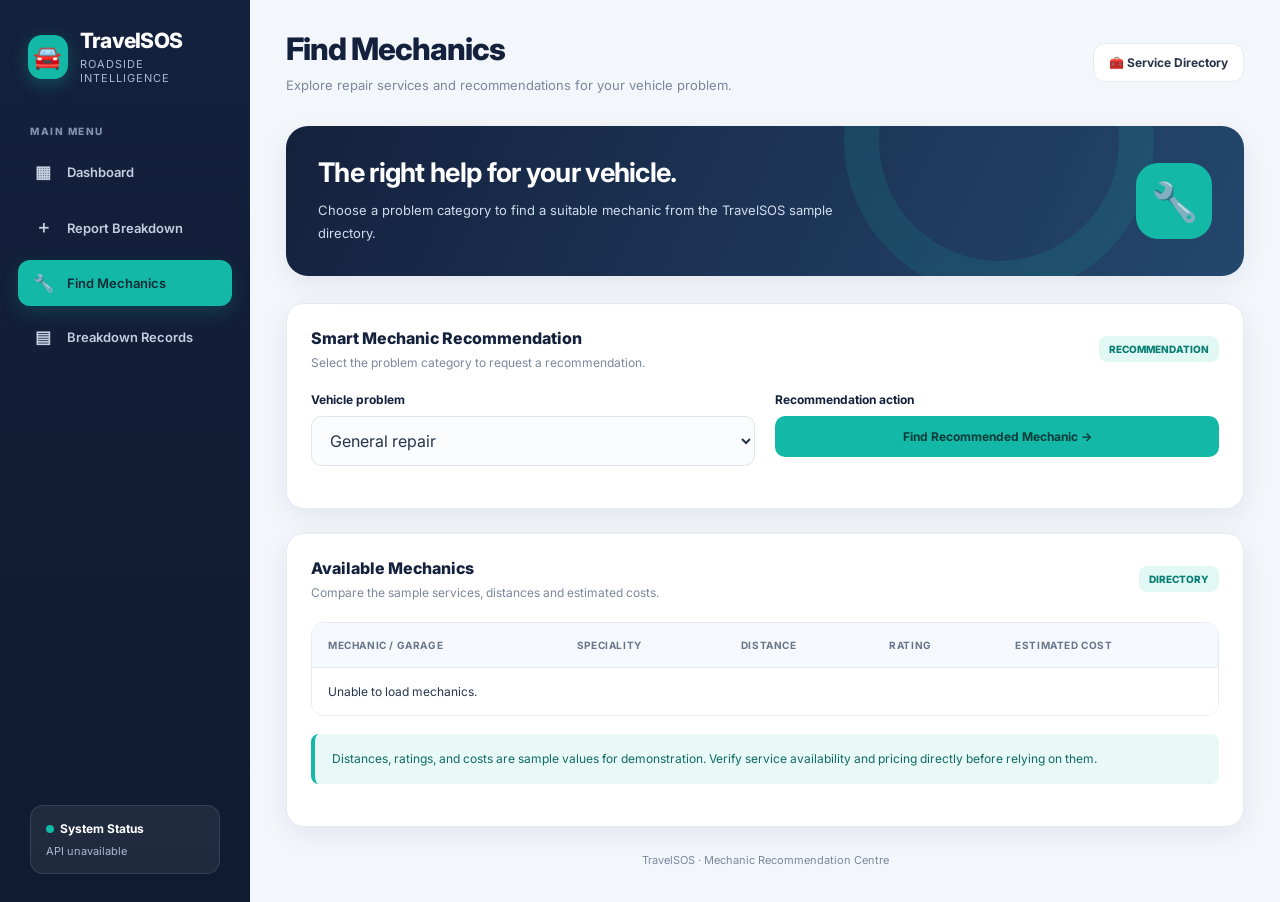
<file: frontend/mechanics.html>
<!DOCTYPE html>
<html lang="en">
<head>
    <meta charset="UTF-8">
    <meta name="viewport" content="width=device-width, initial-scale=1.0">
    <title>TravelSOS | Find Mechanics</title>
    <link rel="stylesheet" href="style.css">
</head>
<body>
<div class="app-layout">
    <aside class="sidebar">
        <a class="brand" href="index.html">
            <div class="brand-icon">🚘</div>
            <div><h2>TravelSOS</h2><p>Roadside Intelligence</p></div>
        </a>
        <div class="nav-label">MAIN MENU</div>
        <nav>
            <a href="index.html"><span class="nav-icon">▦</span> Dashboard</a>
            <a href="report.html"><span class="nav-icon">＋</span> Report Breakdown</a>
            <a class="active" href="mechanics.html"><span class="nav-icon">🔧</span> Find Mechanics</a>
            <a href="records.html"><span class="nav-icon">▤</span> Breakdown Records</a>
        </nav>
        <div class="sidebar-bottom">
            <div class="connection-card">
                <strong><span class="online-dot"></span>System Status</strong>
                <p id="connectionStatus">Checking API connection...</p>
            </div>
        </div>
    </aside>

    <main class="main-content">
        <header class="topbar">
            <div class="page-heading">
                <h1>Find Mechanics</h1>
                <p>Explore repair services and recommendations for your vehicle problem.</p>
            </div>
            <div class="topbar-badge">🧰 Service Directory</div>
        </header>

        <section class="welcome-banner">
            <div>
                <h2>The right help for your vehicle.</h2>
                <p>Choose a problem category to find a suitable mechanic from the TravelSOS sample directory.</p>
            </div>
            <div class="banner-symbol">🔧</div>
        </section>

        <section class="panel" style="margin-bottom:24px;">
            <div class="panel-header">
                <div>
                    <h3>Smart Mechanic Recommendation</h3>
                    <p>Select the problem category to request a recommendation.</p>
                </div>
                <span class="panel-tag">RECOMMENDATION</span>
            </div>

            <div class="form-grid">
                <div class="form-group">
                    <label for="problemFilter">Vehicle problem</label>
                    <select id="problemFilter">
                        <option value="General">General repair</option>
                        <option value="Engine">Engine repair</option>
                        <option value="Battery">Battery service</option>
                        <option value="Tyre">Tyre repair</option>
                    </select>
                </div>
                <div class="form-group">
                    <label>Recommendation action</label>
                    <button type="button" class="primary-btn" onclick="recommendMechanic()">
                        Find Recommended Mechanic →
                    </button>
                </div>
            </div>

            <div id="recommendation" role="status" aria-live="polite"></div>
        </section>

        <section class="panel">
            <div class="panel-header">
                <div>
                    <h3>Available Mechanics</h3>
                    <p>Compare the sample services, distances and estimated costs.</p>
                </div>
                <span class="panel-tag">DIRECTORY</span>
            </div>

            <div class="table-wrapper">
                <table>
                    <thead>
                        <tr>
                            <th>Mechanic / Garage</th>
                            <th>Speciality</th>
                            <th>Distance</th>
                            <th>Rating</th>
                            <th>Estimated Cost</th>
                        </tr>
                    </thead>
                    <tbody id="mechanicsBody">
                        <tr><td colspan="5">Loading mechanics...</td></tr>
                    </tbody>
                </table>
            </div>

            <div class="info-note">
                Distances, ratings, and costs are sample values for demonstration.
                Verify service availability and pricing directly before relying on them.
            </div>
        </section>

        <footer class="site-footer">
            TravelSOS · Mechanic Recommendation Centre
        </footer>
    </main>
</div>
<script src="script.js"></script>
</body>
</html>
</file>
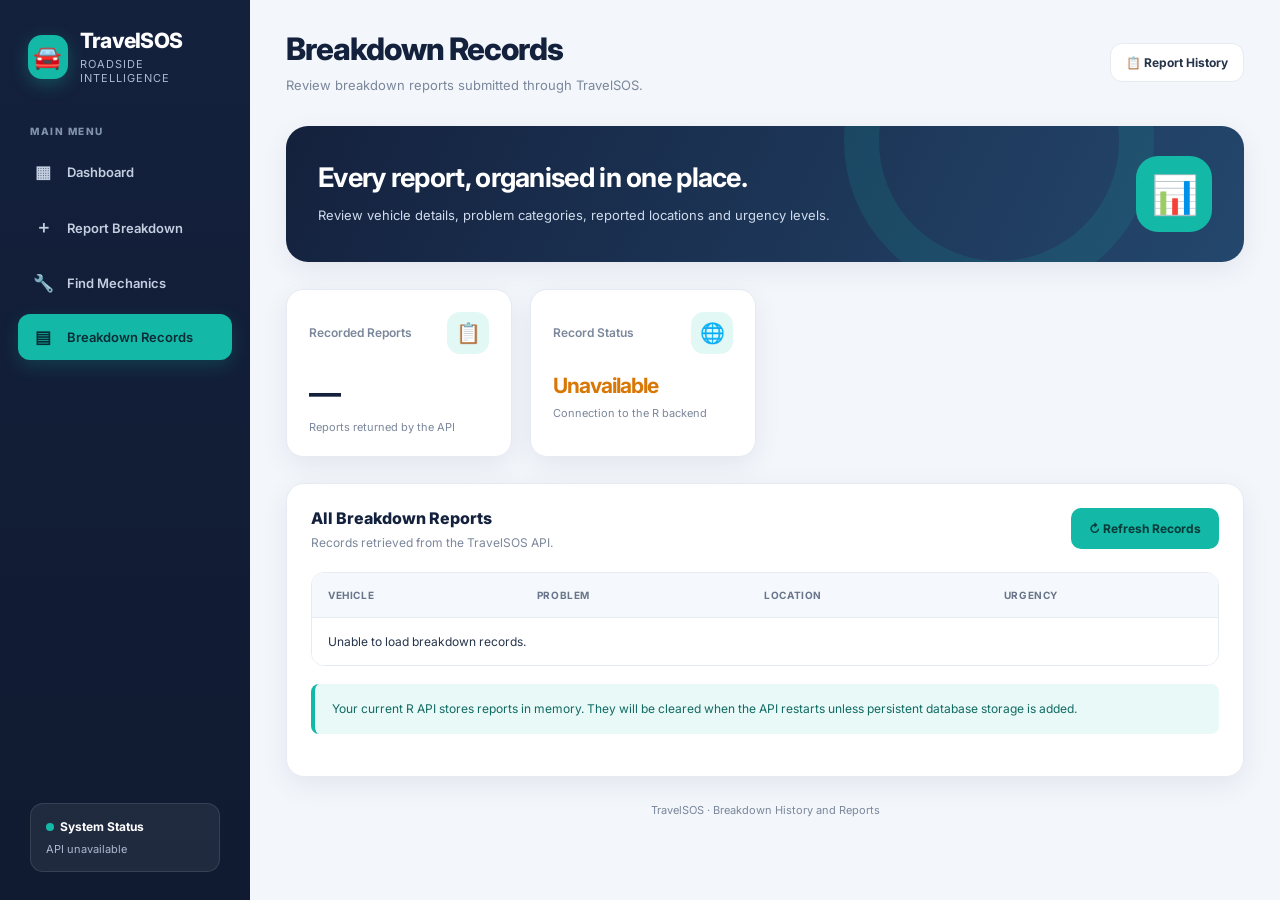
<file: frontend/records.html>
<!DOCTYPE html>
<html lang="en">
<head>
    <meta charset="UTF-8">
    <meta name="viewport" content="width=device-width, initial-scale=1.0">
    <title>TravelSOS | Breakdown Records</title>
    <link rel="stylesheet" href="style.css">
</head>
<body>
<div class="app-layout">
    <aside class="sidebar">
        <a class="brand" href="index.html">
            <div class="brand-icon">🚘</div>
            <div><h2>TravelSOS</h2><p>Roadside Intelligence</p></div>
        </a>
        <div class="nav-label">MAIN MENU</div>
        <nav>
            <a href="index.html"><span class="nav-icon">▦</span> Dashboard</a>
            <a href="report.html"><span class="nav-icon">＋</span> Report Breakdown</a>
            <a href="mechanics.html"><span class="nav-icon">🔧</span> Find Mechanics</a>
            <a class="active" href="records.html"><span class="nav-icon">▤</span> Breakdown Records</a>
        </nav>
        <div class="sidebar-bottom">
            <div class="connection-card">
                <strong><span class="online-dot"></span>System Status</strong>
                <p id="connectionStatus">Checking API connection...</p>
            </div>
        </div>
    </aside>

    <main class="main-content">
        <header class="topbar">
            <div class="page-heading">
                <h1>Breakdown Records</h1>
                <p>Review breakdown reports submitted through TravelSOS.</p>
            </div>
            <div class="topbar-badge">📋 Report History</div>
        </header>

        <section class="welcome-banner">
            <div>
                <h2>Every report, organised in one place.</h2>
                <p>Review vehicle details, problem categories, reported locations and urgency levels.</p>
            </div>
            <div class="banner-symbol">📊</div>
        </section>

        <section class="stats-grid">
            <article class="stat-card">
                <div class="stat-top">
                    <span class="stat-label">Recorded Reports</span>
                    <div class="stat-icon">📋</div>
                </div>
                <h2 id="recordCount">—</h2>
                <div class="stat-foot">Reports returned by the API</div>
            </article>
            <article class="stat-card">
                <div class="stat-top">
                    <span class="stat-label">Record Status</span>
                    <div class="stat-icon">🌐</div>
                </div>
                <h2 style="font-size:21px;" id="recordsStatus">Loading...</h2>
                <div class="stat-foot">Connection to the R backend</div>
            </article>
        </section>

        <section class="panel">
            <div class="panel-header">
                <div>
                    <h3>All Breakdown Reports</h3>
                    <p>Records retrieved from the TravelSOS API.</p>
                </div>
                <button class="primary-btn" type="button" onclick="loadRecords()">
                    ↻ Refresh Records
                </button>
            </div>

            <div class="table-wrapper">
                <table>
                    <thead>
                        <tr>
                            <th>Vehicle</th>
                            <th>Problem</th>
                            <th>Location</th>
                            <th>Urgency</th>
                        </tr>
                    </thead>
                    <tbody id="recordsBody">
                        <tr><td colspan="4">Loading records...</td></tr>
                    </tbody>
                </table>
            </div>

            <div class="info-note">
                Your current R API stores reports in memory. They will be cleared when the API
                restarts unless persistent database storage is added.
            </div>
        </section>

        <footer class="site-footer">
            TravelSOS · Breakdown History and Reports
        </footer>
    </main>
</div>
<script src="script.js"></script>
</body>
</html>
</file>
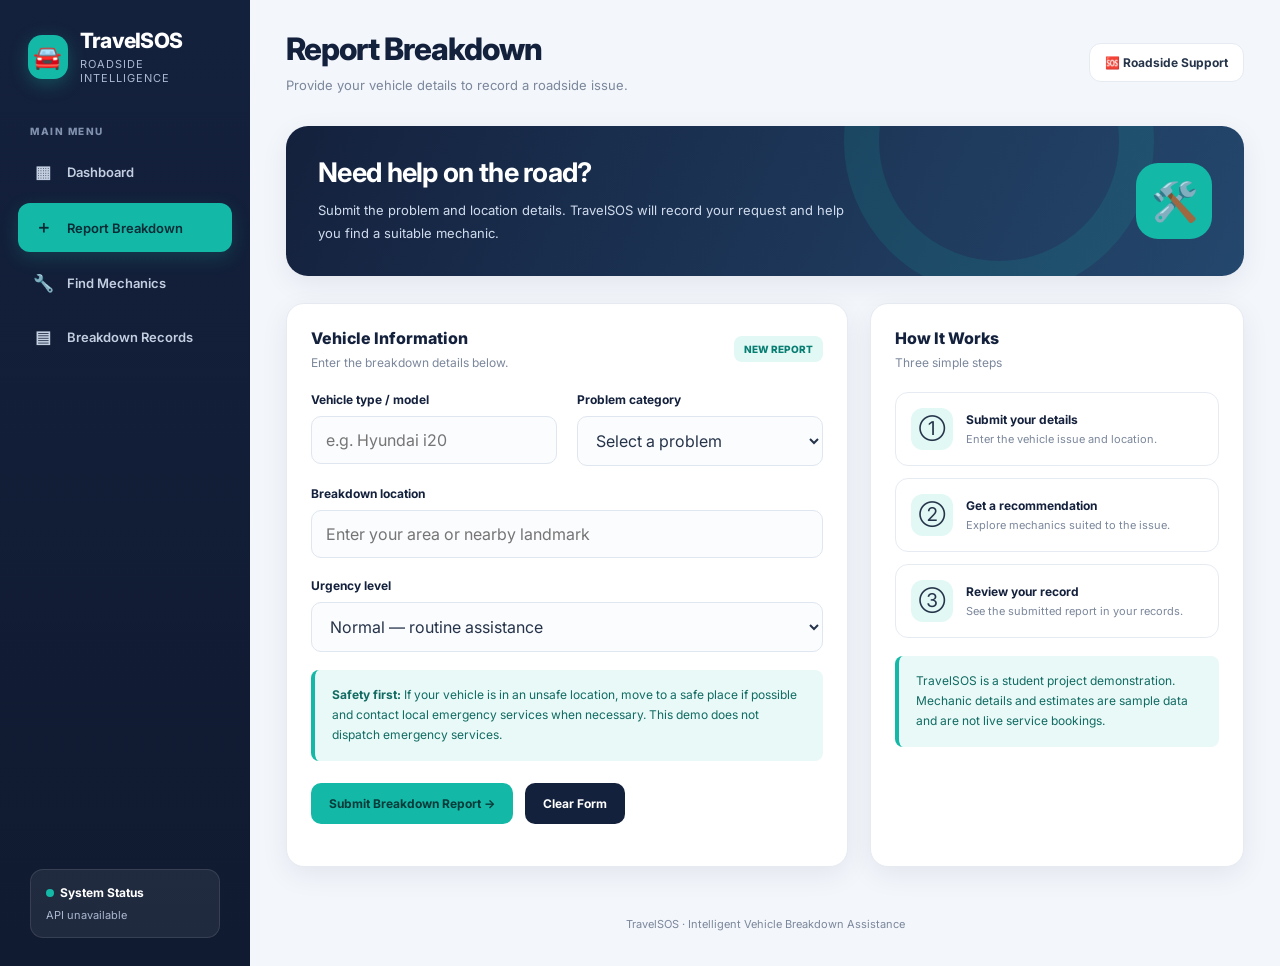
<file: frontend/report.html>
<!DOCTYPE html>
<html lang="en">
<head>
    <meta charset="UTF-8">
    <meta name="viewport" content="width=device-width, initial-scale=1.0">
    <title>TravelSOS | Report Breakdown</title>
    <link rel="stylesheet" href="style.css">
</head>
<body>
<div class="app-layout">
    <aside class="sidebar">
        <a class="brand" href="index.html">
            <div class="brand-icon">🚘</div>
            <div><h2>TravelSOS</h2><p>Roadside Intelligence</p></div>
        </a>
        <div class="nav-label">MAIN MENU</div>
        <nav>
            <a href="index.html"><span class="nav-icon">▦</span> Dashboard</a>
            <a class="active" href="report.html"><span class="nav-icon">＋</span> Report Breakdown</a>
            <a href="mechanics.html"><span class="nav-icon">🔧</span> Find Mechanics</a>
            <a href="records.html"><span class="nav-icon">▤</span> Breakdown Records</a>
        </nav>
        <div class="sidebar-bottom">
            <div class="connection-card">
                <strong><span class="online-dot"></span>System Status</strong>
                <p id="connectionStatus">Checking API connection...</p>
            </div>
        </div>
    </aside>

    <main class="main-content">
        <header class="topbar">
            <div class="page-heading">
                <h1>Report Breakdown</h1>
                <p>Provide your vehicle details to record a roadside issue.</p>
            </div>
            <div class="topbar-badge">🆘 Roadside Support</div>
        </header>

        <section class="welcome-banner">
            <div>
                <h2>Need help on the road?</h2>
                <p>Submit the problem and location details. TravelSOS will record your request and help you find a suitable mechanic.</p>
            </div>
            <div class="banner-symbol">🛠️</div>
        </section>

        <section class="content-grid">
            <article class="panel">
                <div class="panel-header">
                    <div>
                        <h3>Vehicle Information</h3>
                        <p>Enter the breakdown details below.</p>
                    </div>
                    <span class="panel-tag">NEW REPORT</span>
                </div>

                <form id="breakdownForm">
                    <div class="form-grid">
                        <div class="form-group">
                            <label for="vehicle">Vehicle type / model</label>
                            <input id="vehicle" name="vehicle" type="text"
                                   placeholder="e.g. Hyundai i20" required>
                        </div>

                        <div class="form-group">
                            <label for="problem">Problem category</label>
                            <select id="problem" name="problem" required>
                                <option value="">Select a problem</option>
                                <option value="Engine">Engine problem</option>
                                <option value="Battery">Battery problem</option>
                                <option value="Tyre">Tyre problem</option>
                                <option value="General">General repair</option>
                            </select>
                        </div>

                        <div class="form-group full-width">
                            <label for="location">Breakdown location</label>
                            <input id="location" name="location" type="text"
                                   placeholder="Enter your area or nearby landmark" required>
                        </div>

                        <div class="form-group full-width">
                            <label for="urgency">Urgency level</label>
                            <select id="urgency" name="urgency" required>
                                <option value="Normal">Normal — routine assistance</option>
                                <option value="High">High — urgent roadside help</option>
                                <option value="Critical">Critical — immediate safety concern</option>
                            </select>
                        </div>
                    </div>

                    <div class="info-note">
                        <strong>Safety first:</strong> If your vehicle is in an unsafe location,
                        move to a safe place if possible and contact local emergency services
                        when necessary. This demo does not dispatch emergency services.
                    </div>

                    <div class="button-row">
                        <button class="primary-btn" type="submit">Submit Breakdown Report →</button>
                        <button class="secondary-btn" type="reset">Clear Form</button>
                    </div>
                    <div id="formMessage" role="status" aria-live="polite"></div>
                </form>
            </article>

            <article class="panel">
                <div class="panel-header">
                    <div>
                        <h3>How It Works</h3>
                        <p>Three simple steps</p>
                    </div>
                </div>
                <div class="action-list">
                    <div class="action-link">
                        <div class="action-icon">①</div>
                        <div>
                            <strong>Submit your details</strong>
                            <small>Enter the vehicle issue and location.</small>
                        </div>
                    </div>
                    <div class="action-link">
                        <div class="action-icon">②</div>
                        <div>
                            <strong>Get a recommendation</strong>
                            <small>Explore mechanics suited to the issue.</small>
                        </div>
                    </div>
                    <div class="action-link">
                        <div class="action-icon">③</div>
                        <div>
                            <strong>Review your record</strong>
                            <small>See the submitted report in your records.</small>
                        </div>
                    </div>
                </div>
                <div class="info-note">
                    TravelSOS is a student project demonstration. Mechanic details and estimates
                    are sample data and are not live service bookings.
                </div>
            </article>
        </section>

        <footer class="site-footer">
            TravelSOS · Intelligent Vehicle Breakdown Assistance
        </footer>
    </main>
</div>
<script src="script.js"></script>
</body>
</html>
</file>
<file: frontend/style.css>
@import url('https://fonts.googleapis.com/css2?family=Inter:wght@400;500;600;700;800&display=swap');

:root {
    --navy: #14213d;
    --navy-light: #1f355b;
    --teal: #14b8a6;
    --teal-dark: #0f9488;
    --orange: #ff9f43;
    --background: #f3f6fb;
    --white: #ffffff;
    --text: #26344a;
    --muted: #7b879b;
    --border: #e6ebf2;
    --shadow: 0 8px 28px rgba(20, 33, 61, 0.07);
}

* {
    box-sizing: border-box;
}

body {
    margin: 0;
    font-family: 'Inter', Arial, sans-serif;
    background: var(--background);
    color: var(--text);
}

a {
    color: inherit;
    text-decoration: none;
}

button, input, select, textarea {
    font: inherit;
}

.app-layout {
    display: flex;
    min-height: 100vh;
}

/* SIDEBAR */

.sidebar {
    width: 250px;
    min-width: 250px;
    background: linear-gradient(180deg, var(--navy), #101a30);
    color: white;
    padding: 28px 18px;
    display: flex;
    flex-direction: column;
    min-height: 100vh;
}

.brand {
    display: flex;
    align-items: center;
    gap: 12px;
    padding: 0 10px;
    margin-bottom: 40px;
}

.brand-icon {
    width: 44px;
    height: 44px;
    border-radius: 14px;
    background: var(--teal);
    display: grid;
    place-items: center;
    font-size: 23px;
    box-shadow: 0 5px 18px rgba(20, 184, 166, 0.3);
}

.brand h2 {
    margin: 0;
    font-size: 21px;
    font-weight: 800;
    letter-spacing: -0.7px;
}

.brand p {
    margin: 4px 0 0;
    color: #aab8d0;
    font-size: 11px;
    letter-spacing: 1px;
    text-transform: uppercase;
}

.nav-label {
    padding: 0 12px;
    margin-bottom: 12px;
    color: #8192af;
    font-size: 10px;
    font-weight: 800;
    letter-spacing: 1.5px;
}

.sidebar nav {
    display: flex;
    flex-direction: column;
    gap: 8px;
}

.sidebar nav a {
    display: flex;
    align-items: center;
    gap: 13px;
    padding: 13px 14px;
    border-radius: 12px;
    color: #c3cee0;
    font-size: 13px;
    font-weight: 600;
    transition: 0.2s ease;
}

.sidebar nav a:hover {
    background: rgba(255, 255, 255, 0.08);
    color: white;
    transform: translateX(3px);
}

.sidebar nav a.active {
    background: var(--teal);
    color: #082b36;
    box-shadow: 0 6px 18px rgba(20, 184, 166, 0.2);
}

.nav-icon {
    width: 22px;
    text-align: center;
    font-size: 17px;
}

.sidebar-bottom {
    margin-top: auto;
    padding: 16px 12px 0;
}

.connection-card {
    background: rgba(255, 255, 255, 0.07);
    border: 1px solid rgba(255, 255, 255, 0.1);
    padding: 15px;
    border-radius: 13px;
}

.connection-card strong {
    display: block;
    font-size: 12px;
    margin-bottom: 8px;
}

.connection-card p {
    color: #aab8d0;
    font-size: 11px;
    margin: 0;
}

.online-dot {
    display: inline-block;
    width: 8px;
    height: 8px;
    background: var(--teal);
    border-radius: 50%;
    margin-right: 6px;
}

/* MAIN AREA */

.main-content {
    flex: 1;
    min-width: 0;
    padding: 30px 36px;
}

.topbar {
    display: flex;
    align-items: center;
    justify-content: space-between;
    gap: 16px;
    margin-bottom: 30px;
}

.page-heading h1 {
    margin: 0;
    color: var(--navy);
    font-size: clamp(24px, 3vw, 31px);
    letter-spacing: -1px;
    font-weight: 800;
}

.page-heading p {
    color: var(--muted);
    margin: 8px 0 0;
    font-size: 13px;
    line-height: 1.6;
}

.topbar-badge {
    background: white;
    border: 1px solid var(--border);
    border-radius: 12px;
    padding: 11px 15px;
    font-size: 12px;
    font-weight: 700;
    white-space: nowrap;
}

/* WELCOME BANNER */

.welcome-banner {
    position: relative;
    overflow: hidden;
    display: flex;
    align-items: center;
    justify-content: space-between;
    gap: 20px;
    background: linear-gradient(115deg, var(--navy), #24476d);
    color: white;
    border-radius: 22px;
    padding: 30px 32px;
    margin-bottom: 27px;
    box-shadow: var(--shadow);
}

.welcome-banner::after {
    content: "";
    position: absolute;
    width: 240px;
    height: 240px;
    right: 90px;
    top: -140px;
    border: 35px solid rgba(20, 184, 166, 0.13);
    border-radius: 50%;
}

.welcome-banner h2 {
    margin: 0 0 10px;
    font-size: clamp(20px, 2.5vw, 27px);
    letter-spacing: -0.7px;
}

.welcome-banner p {
    margin: 0;
    max-width: 540px;
    color: #d0dced;
    font-size: 13px;
    line-height: 1.8;
}

.banner-symbol {
    position: relative;
    z-index: 1;
    flex-shrink: 0;
    width: 76px;
    height: 76px;
    border-radius: 22px;
    background: var(--teal);
    display: grid;
    place-items: center;
    font-size: 38px;
}

/* STAT CARDS */

.stats-grid {
    display: grid;
    grid-template-columns: repeat(4, minmax(0, 1fr));
    gap: 18px;
    margin-bottom: 26px;
}

.stat-card {
    background: white;
    border: 1px solid var(--border);
    border-radius: 17px;
    padding: 22px;
    box-shadow: var(--shadow);
    transition: transform 0.2s ease, box-shadow 0.2s ease;
}

.stat-card:hover {
    transform: translateY(-4px);
    box-shadow: 0 12px 30px rgba(20, 33, 61, 0.11);
}

.stat-top {
    display: flex;
    align-items: center;
    justify-content: space-between;
    gap: 8px;
}

.stat-label {
    color: var(--muted);
    font-size: 12px;
    font-weight: 600;
}

.stat-icon {
    width: 42px;
    height: 42px;
    border-radius: 13px;
    display: grid;
    place-items: center;
    font-size: 20px;
    background: #e1f8f5;
}

.stat-card h2 {
    margin: 19px 0 8px;
    font-size: 32px;
    color: var(--navy);
    letter-spacing: -1px;
}

.stat-foot {
    font-size: 11px;
    color: var(--muted);
}

.teal-text {
    color: var(--teal-dark);
    font-weight: 700;
}

/* CONTENT PANELS */

.content-grid {
    display: grid;
    grid-template-columns: minmax(0, 1.5fr) minmax(260px, 1fr);
    gap: 22px;
    margin-bottom: 24px;
}

.panel {
    min-width: 0;
    background: white;
    border: 1px solid var(--border);
    border-radius: 18px;
    padding: 24px;
    box-shadow: var(--shadow);
}

.panel-header {
    display: flex;
    justify-content: space-between;
    align-items: center;
    gap: 12px;
    margin-bottom: 22px;
}

.panel-header h3 {
    color: var(--navy);
    margin: 0;
    font-size: 16px;
    font-weight: 800;
}

.panel-header p {
    color: var(--muted);
    margin: 7px 0 0;
    font-size: 12px;
}

.panel-tag {
    background: #e1f8f5;
    color: #087e73;
    border-radius: 8px;
    padding: 7px 10px;
    font-size: 10px;
    font-weight: 800;
    white-space: nowrap;
}

.chart-container {
    position: relative;
    height: 260px;
    width: 100%;
}

.chart-container canvas {
    max-width: 100%;
}

/* QUICK ACTIONS */

.action-list {
    display: grid;
    gap: 12px;
}

.action-link {
    display: flex;
    align-items: center;
    gap: 13px;
    border: 1px solid var(--border);
    border-radius: 13px;
    padding: 15px;
    transition: 0.2s ease;
}

.action-link:hover {
    border-color: var(--teal);
    background: #f2fdfb;
    transform: translateY(-2px);
}

.action-icon {
    width: 42px;
    height: 42px;
    flex-shrink: 0;
    display: grid;
    place-items: center;
    background: #e1f8f5;
    border-radius: 12px;
    font-size: 19px;
}

.action-link strong {
    display: block;
    font-size: 12px;
    color: var(--navy);
}

.action-link small {
    display: block;
    color: var(--muted);
    font-size: 11px;
    margin-top: 5px;
}

/* PAGE BANNER */

.page-banner {
    background: white;
    border: 1px solid var(--border);
    border-radius: 18px;
    padding: 25px;
    margin-bottom: 24px;
    display: flex;
    justify-content: space-between;
    align-items: center;
    gap: 20px;
    box-shadow: var(--shadow);
}

.page-banner h2 {
    margin: 0 0 9px;
    color: var(--navy);
    font-size: 21px;
}

.page-banner p {
    margin: 0;
    color: var(--muted);
    font-size: 13px;
    line-height: 1.7;
}

.banner-icon {
    font-size: 35px;
    background: #e1f8f5;
    border-radius: 16px;
    padding: 17px;
}

/* FORMS */

.form-grid {
    display: grid;
    grid-template-columns: repeat(2, minmax(0, 1fr));
    gap: 20px;
}

.form-group {
    display: flex;
    flex-direction: column;
    gap: 9px;
}

.form-group.full-width {
    grid-column: 1 / -1;
}

.form-group label {
    color: var(--navy);
    font-size: 12px;
    font-weight: 700;
}

.form-group input,
.form-group select,
.form-group textarea {
    width: 100%;
    padding: 13px 14px;
    color: var(--text);
    background: #fbfcfe;
    border: 1px solid #dfe6ef;
    border-radius: 10px;
    outline: none;
    transition: 0.2s;
}

.form-group input:focus,
.form-group select:focus,
.form-group textarea:focus {
    border-color: var(--teal);
    box-shadow: 0 0 0 3px rgba(20, 184, 166, 0.12);
}

.primary-btn,
.secondary-btn,
.danger-btn {
    border: none;
    border-radius: 10px;
    padding: 13px 18px;
    cursor: pointer;
    font-weight: 700;
    font-size: 12px;
    transition: 0.2s;
}

.primary-btn {
    background: var(--teal);
    color: #073b3a;
}

.primary-btn:hover {
    background: #2dd4bf;
    transform: translateY(-1px);
}

.secondary-btn {
    background: var(--navy);
    color: white;
}

.secondary-btn:hover {
    background: var(--navy-light);
}

.danger-btn {
    background: #fff0e6;
    color: #b85d12;
}

.button-row {
    display: flex;
    flex-wrap: wrap;
    gap: 12px;
    margin-top: 22px;
}

/* TABLES */

.table-wrapper {
    overflow-x: auto;
    border: 1px solid var(--border);
    border-radius: 13px;
}

table {
    width: 100%;
    border-collapse: collapse;
    background: white;
    font-size: 12px;
}

thead {
    background: #f5f8fc;
}

th {
    color: #68758a;
    font-size: 10px;
    letter-spacing: 0.6px;
    text-transform: uppercase;
    text-align: left;
    padding: 16px;
    white-space: nowrap;
}

td {
    padding: 16px;
    border-top: 1px solid var(--border);
    color: var(--text);
}

tbody tr:hover {
    background: #f8fbfd;
}

.status-badge {
    display: inline-block;
    border-radius: 7px;
    padding: 6px 9px;
    font-size: 10px;
    font-weight: 800;
    background: #e1f8f5;
    color: #087e73;
}

.status-warning {
    background: #fff1dd;
    color: #a85b00;
}

.status-danger {
    background: #ffe7e7;
    color: #b42318;
}

/* MESSAGES AND FOOTER */

.info-note {
    background: #e9f9f7;
    color: #116b63;
    border-left: 4px solid var(--teal);
    padding: 15px 17px;
    border-radius: 8px;
    margin: 18px 0;
    font-size: 12px;
    line-height: 1.7;
}

#formMessage,
#recommendation {
    margin-top: 18px;
    font-size: 13px;
    line-height: 1.7;
}

.site-footer {
    text-align: center;
    padding: 26px 0 5px;
    color: var(--muted);
    font-size: 11px;
}

/* RESPONSIVE */

@media (max-width: 1150px) {
    .stats-grid {
        grid-template-columns: repeat(2, minmax(0, 1fr));
    }

    .content-grid {
        grid-template-columns: 1fr;
    }

    .main-content {
        padding: 25px;
    }
}

@media (max-width: 760px) {
    .app-layout {
        display: block;
    }

    .sidebar {
        width: 100%;
        min-width: 0;
        min-height: auto;
        padding: 18px;
    }

    .brand {
        margin-bottom: 18px;
    }

    .sidebar nav {
        display: grid;
        grid-template-columns: repeat(2, minmax(0, 1fr));
    }

    .sidebar-bottom {
        display: none;
    }

    .main-content {
        padding: 20px 14px;
    }

    .stats-grid {
        grid-template-columns: 1fr 1fr;
        gap: 12px;
    }

    .stat-card {
        padding: 16px;
    }

    .stat-card h2 {
        font-size: 26px;
    }

    .welcome-banner {
        padding: 23px;
    }

    .banner-symbol {
        width: 55px;
        height: 55px;
        font-size: 26px;
    }

    .topbar {
        align-items: flex-start;
        flex-direction: column;
    }

    .form-grid {
        grid-template-columns: 1fr;
    }

    .form-group.full-width {
        grid-column: auto;
    }

    .page-banner {
        padding: 20px;
    }
}

@media (max-width: 420px) {
    .stats-grid {
        grid-template-columns: 1fr;
    }

    .sidebar nav {
        grid-template-columns: 1fr;
    }

    .welcome-banner {
        align-items: flex-start;
    }

    .banner-symbol {
        display: none;
    }
}
</file>
